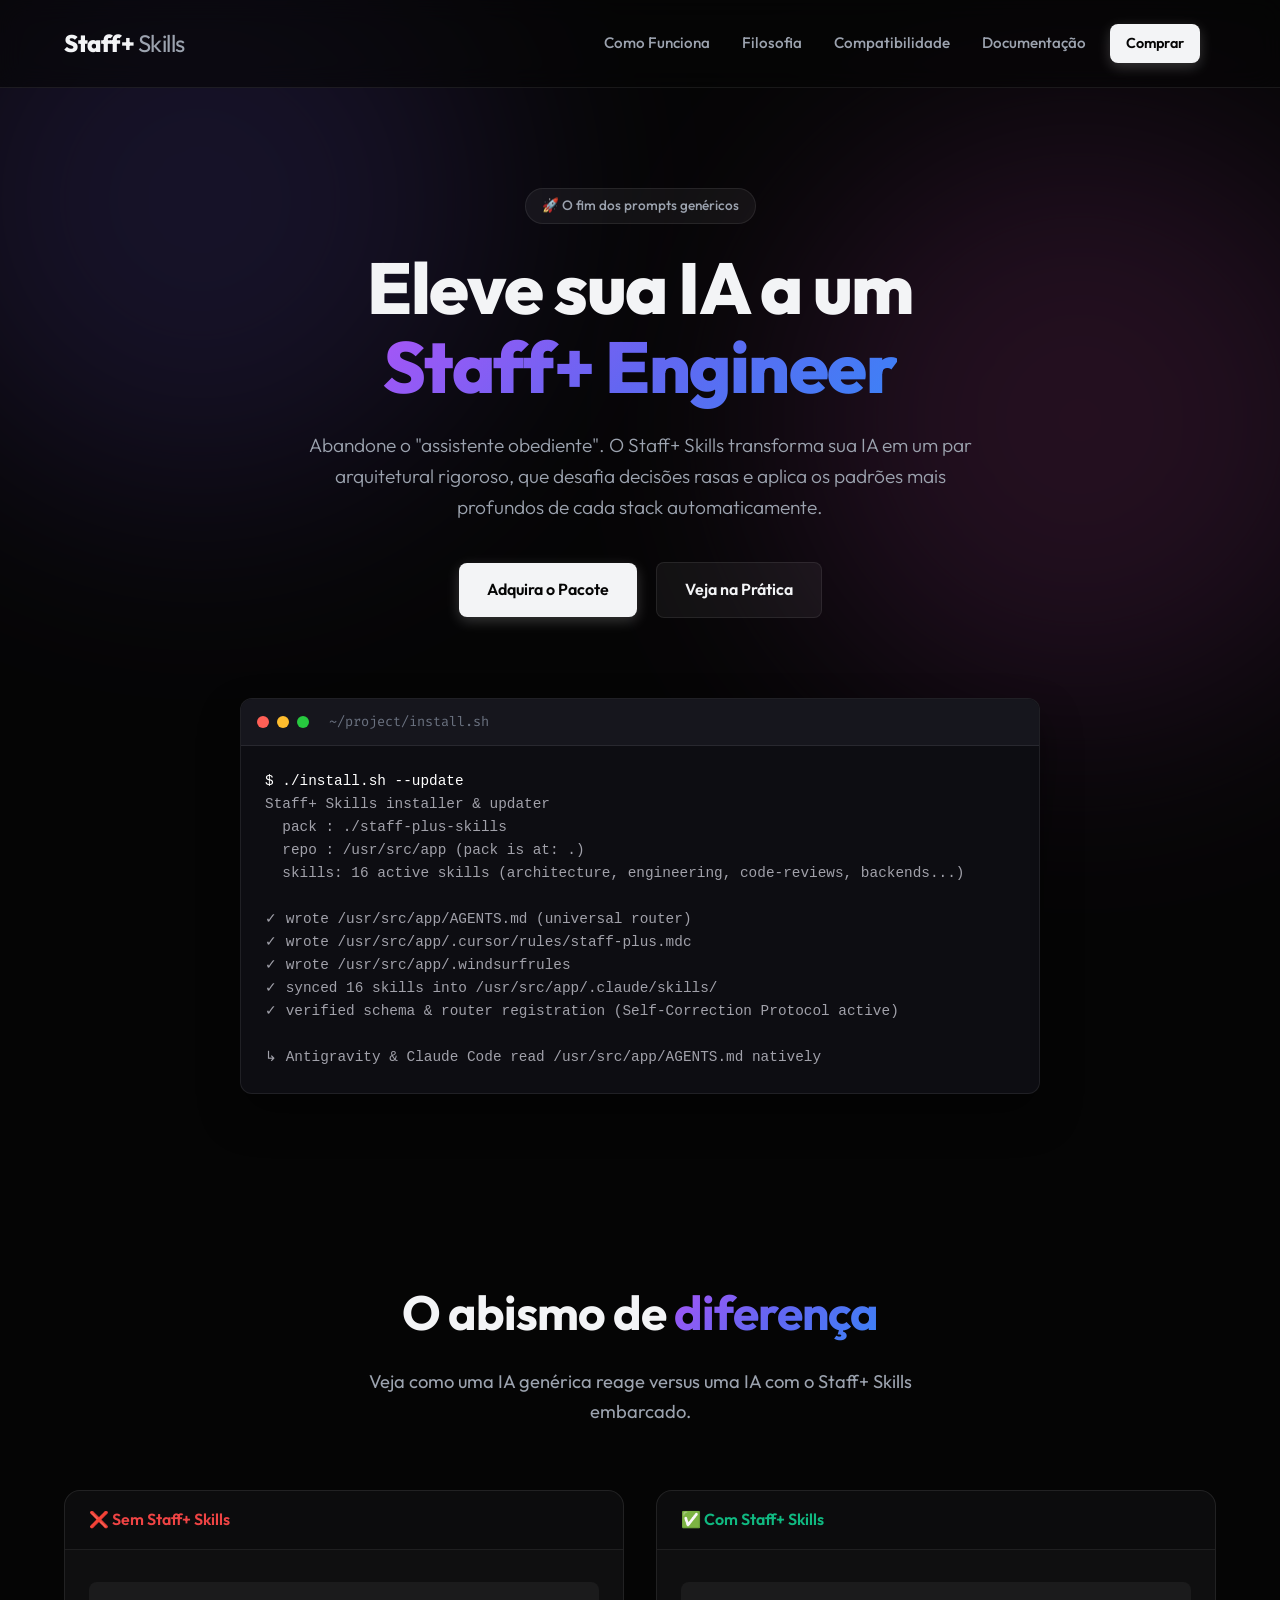
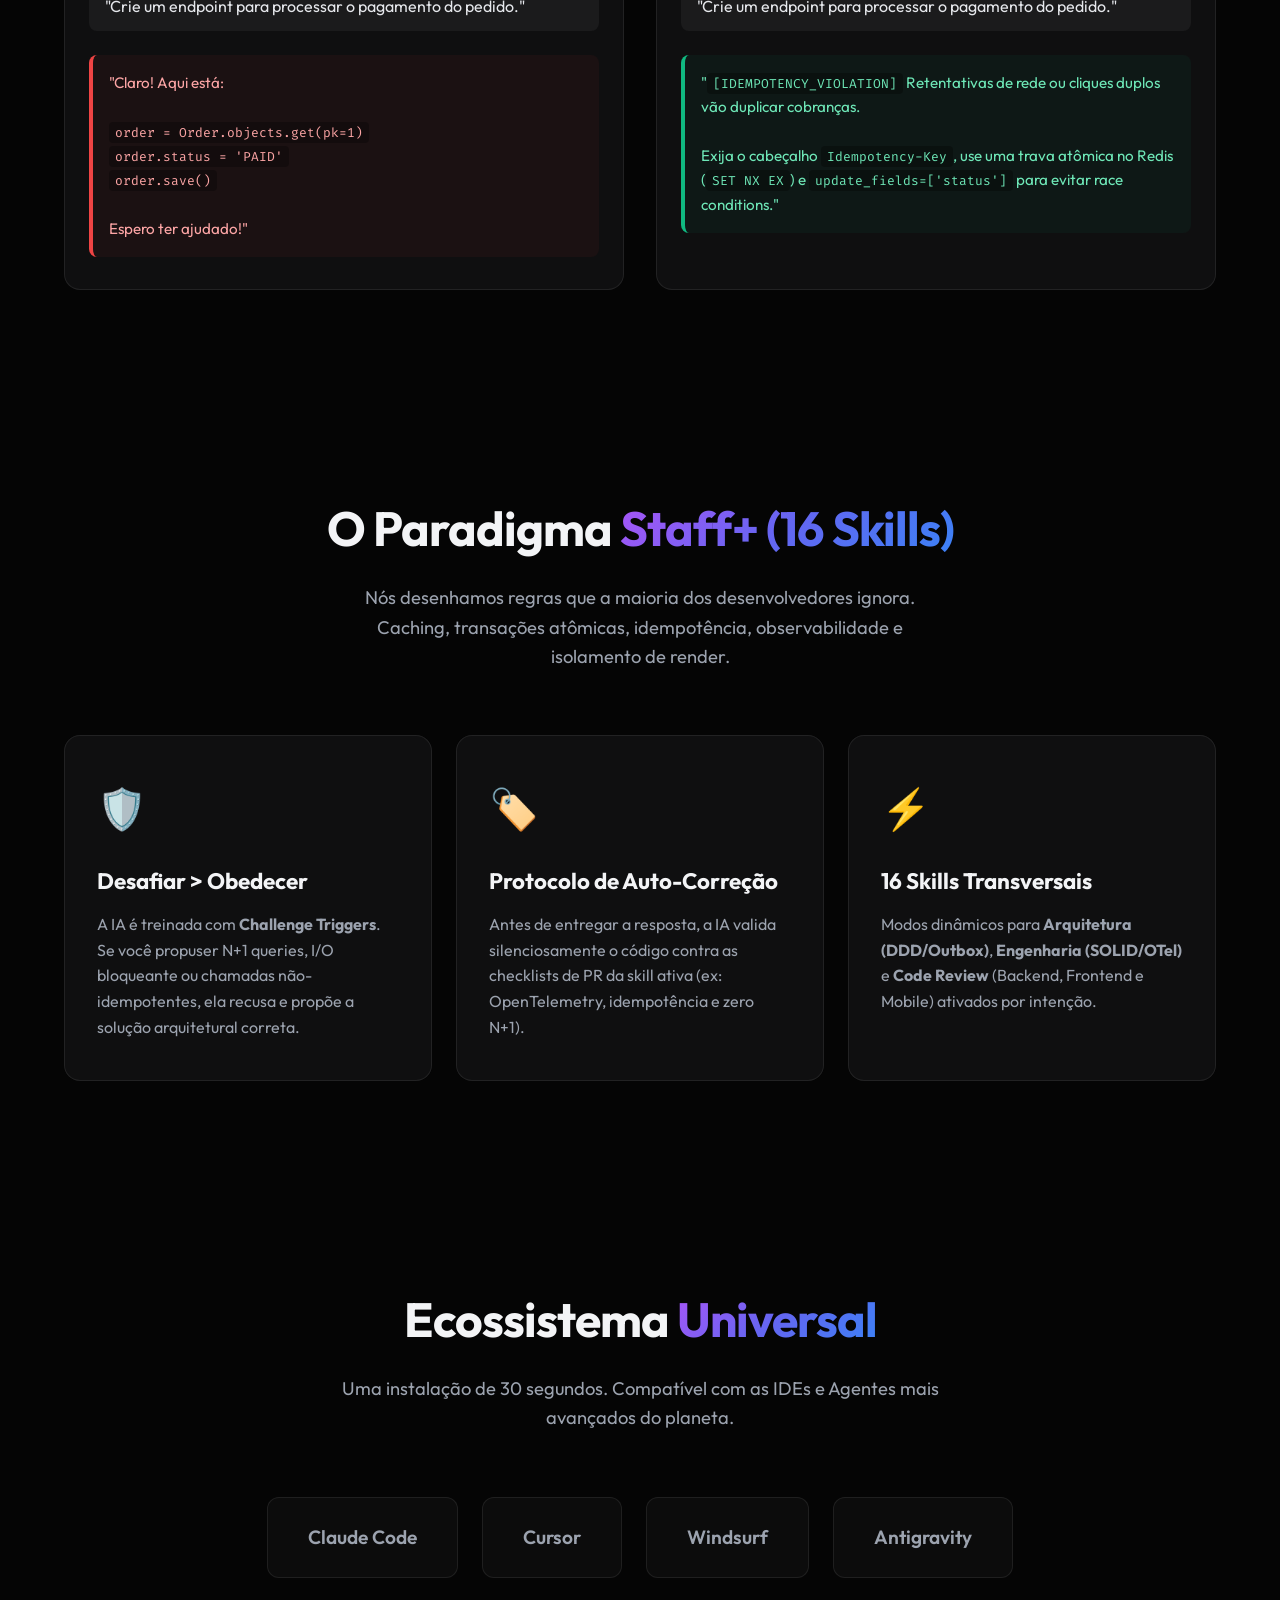
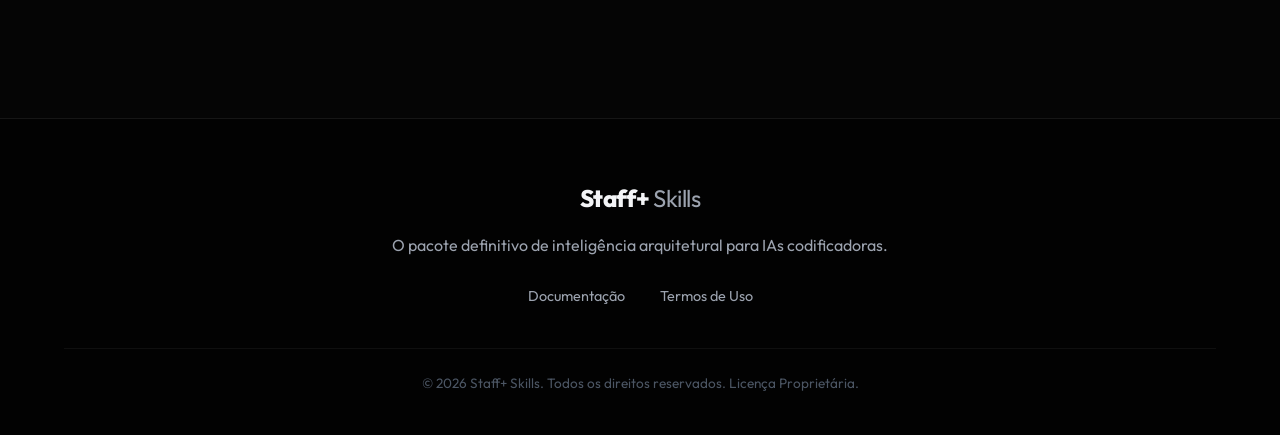
<file: index.html>
<!DOCTYPE html>
<html lang="pt-BR">
<head>
    <meta charset="UTF-8">
    <meta name="viewport" content="width=device-width, initial-scale=1.0">
    <title>Staff+ Skills | Eleve sua IA a um Engenheiro Sênior</title>
    <link rel="icon" type="image/svg+xml" href="favicon.svg">
    <meta name="description" content="Transforme sua IA em um Revisor Arquitetural Incisivo. Detecção automática de stack, regras avançadas e posturas desafiadoras para Claude, Cursor, Windsurf e Antigravity.">
    <link rel="preconnect" href="https://fonts.googleapis.com">
    <link rel="preconnect" href="https://fonts.gstatic.com" crossorigin>
    <link href="https://fonts.googleapis.com/css2?family=Outfit:wght@300;400;500;700;800&family=Fira+Code:wght@400;500&display=swap" rel="stylesheet">
    <link rel="stylesheet" href="style.css">
</head>
<body>
    <div class="glow-bg glow-1"></div>
    <div class="glow-bg glow-2"></div>
    
    <nav class="navbar">
        <div class="container nav-content">
            <div class="logo">Staff+ <span>Skills</span></div>
            <div style="display: flex; align-items: center;">
                <a href="#how-it-works" class="nav-link">Como Funciona</a>
                <a href="#features" class="nav-link">Filosofia</a>
                <a href="#supported" class="nav-link">Compatibilidade</a>
                <a href="docs.html" class="nav-link">Documentação</a>
                <a href="https://pay.kiwify.com.br/xvah4iB" target="_blank" class="btn btn-primary" style="padding: 8px 16px; margin-left: 24px; font-size: 0.9rem;">Comprar</a>
            </div>
        </div>
    </nav>

    <header class="hero">
        <div class="container">
            <div class="badge">🚀 O fim dos prompts genéricos</div>
            <h1 class="hero-title">Eleve sua IA a um<br><span class="text-gradient">Staff+ Engineer</span></h1>
            <p class="hero-subtitle">Abandone o "assistente obediente". O Staff+ Skills transforma sua IA em um par arquitetural rigoroso, que desafia decisões rasas e aplica os padrões mais profundos de cada stack automaticamente.</p>
            <div class="hero-actions">
                <a href="https://pay.kiwify.com.br/xvah4iB" target="_blank" class="btn btn-primary">Adquira o Pacote</a>
                <a href="#how-it-works" class="btn btn-secondary">Veja na Prática</a>
            </div>
            
            <div class="hero-terminal">
                <div class="terminal-header">
                    <span class="dot red"></span>
                    <span class="dot yellow"></span>
                    <span class="dot green"></span>
                    <span class="terminal-title">~/project/install.sh</span>
                </div>
                <div class="terminal-body">
                    <pre><code><span class="command">$ ./install.sh --update</span>
<span class="output">Staff+ Skills installer & updater
  pack : ./staff-plus-skills
  repo : /usr/src/app (pack is at: .)
  skills: 16 active skills (architecture, engineering, code-reviews, backends...)

✓ wrote /usr/src/app/AGENTS.md (universal router)
✓ wrote /usr/src/app/.cursor/rules/staff-plus.mdc
✓ wrote /usr/src/app/.windsurfrules
✓ synced 16 skills into /usr/src/app/.claude/skills/
✓ verified schema & router registration (Self-Correction Protocol active)

↳ Antigravity & Claude Code read /usr/src/app/AGENTS.md natively</span></code></pre>
                </div>
            </div>
        </div>
    </header>

    <section id="how-it-works" class="comparison section">
        <div class="container">
            <div class="section-header">
                <h2>O abismo de <span class="text-gradient">diferença</span></h2>
                <p>Veja como uma IA genérica reage versus uma IA com o Staff+ Skills embarcado.</p>
            </div>
            
            <div class="compare-grid">
                <div class="compare-card bad reveal">
                    <div class="compare-title">❌ Sem Staff+ Skills</div>
                    <div class="compare-content">
                        <p class="user-msg">"Crie um endpoint para processar o pagamento do pedido."</p>
                        <p class="ai-msg bad">"Claro! Aqui está: <br><br><code>order = Order.objects.get(pk=1)</code><br><code>order.status = 'PAID'</code><br><code>order.save()</code><br><br>Espero ter ajudado!"</p>
                    </div>
                </div>
                
                <div class="compare-card good reveal">
                    <div class="compare-title">✅ Com Staff+ Skills</div>
                    <div class="compare-content">
                        <p class="user-msg">"Crie um endpoint para processar o pagamento do pedido."</p>
                        <p class="ai-msg good">"<code>[IDEMPOTENCY_VIOLATION]</code> Retentativas de rede ou cliques duplos vão duplicar cobranças. <br><br>Exija o cabeçalho <code>Idempotency-Key</code>, use uma trava atômica no Redis (<code>SET NX EX</code>) e <code>update_fields=['status']</code> para evitar race conditions."</p>
                    </div>
                </div>
            </div>
        </div>
    </section>

    <section id="features" class="features section">
        <div class="container">
            <div class="section-header">
                <h2>O Paradigma <span class="text-gradient">Staff+ (16 Skills)</span></h2>
                <p>Nós desenhamos regras que a maioria dos desenvolvedores ignora. Caching, transações atômicas, idempotência, observabilidade e isolamento de render.</p>
            </div>
            
            <div class="grid-3">
                <div class="feature-card reveal">
                    <div class="icon-box">🛡️</div>
                    <h3>Desafiar > Obedecer</h3>
                    <p>A IA é treinada com <strong>Challenge Triggers</strong>. Se você propuser N+1 queries, I/O bloqueante ou chamadas não-idempotentes, ela recusa e propõe a solução arquitetural correta.</p>
                </div>
                <div class="feature-card reveal" style="transition-delay: 100ms;">
                    <div class="icon-box">🏷️</div>
                    <h3>Protocolo de Auto-Correção</h3>
                    <p>Antes de entregar a resposta, a IA valida silenciosamente o código contra as checklists de PR da skill ativa (ex: OpenTelemetry, idempotência e zero N+1).</p>
                </div>
                <div class="feature-card reveal" style="transition-delay: 200ms;">
                    <div class="icon-box">⚡</div>
                    <h3>16 Skills Transversais</h3>
                    <p>Modos dinâmicos para <strong>Arquitetura (DDD/Outbox)</strong>, <strong>Engenharia (SOLID/OTel)</strong> e <strong>Code Review</strong> (Backend, Frontend e Mobile) ativados por intenção.</p>
                </div>
            </div>
        </div>
    </section>

    <section id="supported" class="ecosystem section">
        <div class="container">
            <div class="section-header">
                <h2>Ecossistema <span class="text-gradient">Universal</span></h2>
                <p>Uma instalação de 30 segundos. Compatível com as IDEs e Agentes mais avançados do planeta.</p>
            </div>
            
            <div class="logos-grid reveal">
                <div class="logo-item">Claude Code</div>
                <div class="logo-item">Cursor</div>
                <div class="logo-item">Windsurf</div>
                <div class="logo-item">Antigravity</div>
            </div>
        </div>
    </section>

    <footer class="footer">
        <div class="container">
            <div class="footer-content">
                <div class="logo">Staff+ <span>Skills</span></div>
                <p>O pacote definitivo de inteligência arquitetural para IAs codificadoras.</p>
                <div class="footer-links">
                    <a href="docs.html">Documentação</a>
                    <a href="terms.html">Termos de Uso</a>
                </div>
            </div>
            <div class="copyright">
                © 2026 Staff+ Skills. Todos os direitos reservados. Licença Proprietária.
            </div>
        </div>
    </footer>

    <script src="script.js"></script>
</body>
</html>
</file>
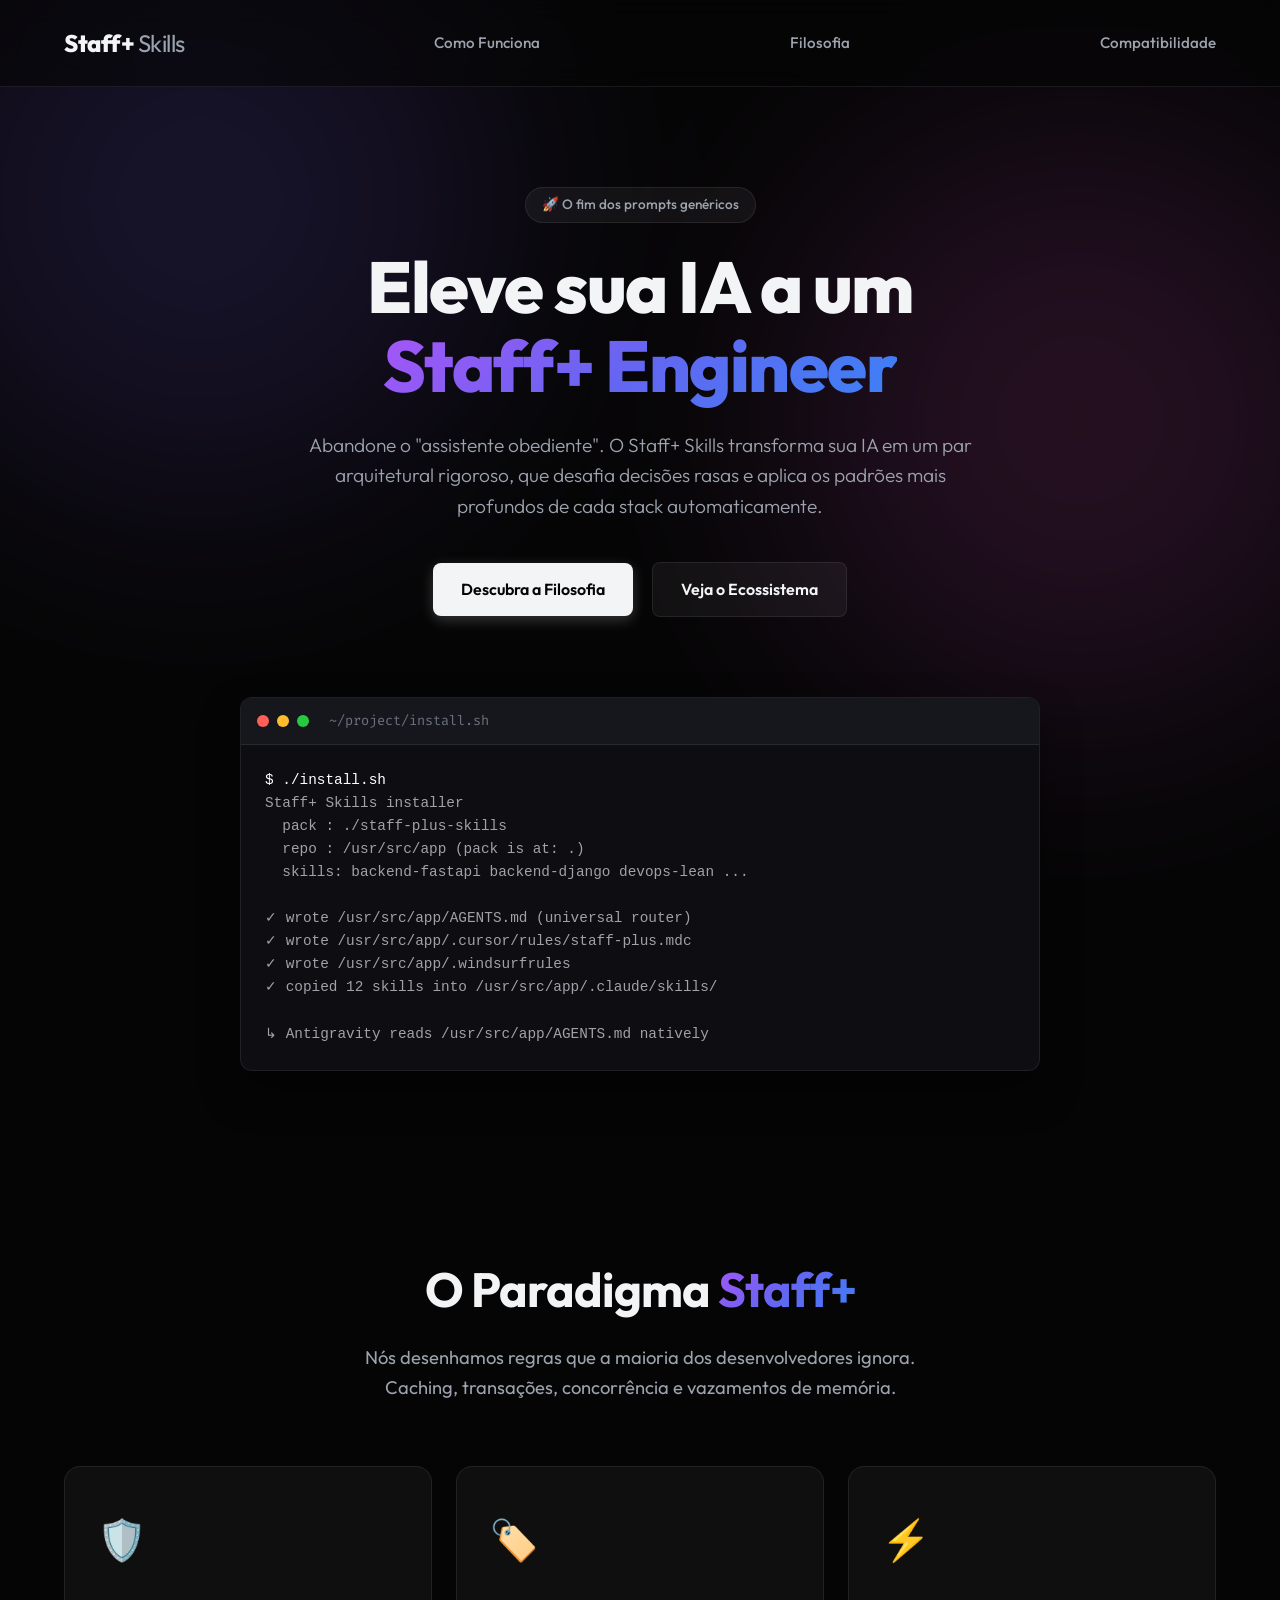
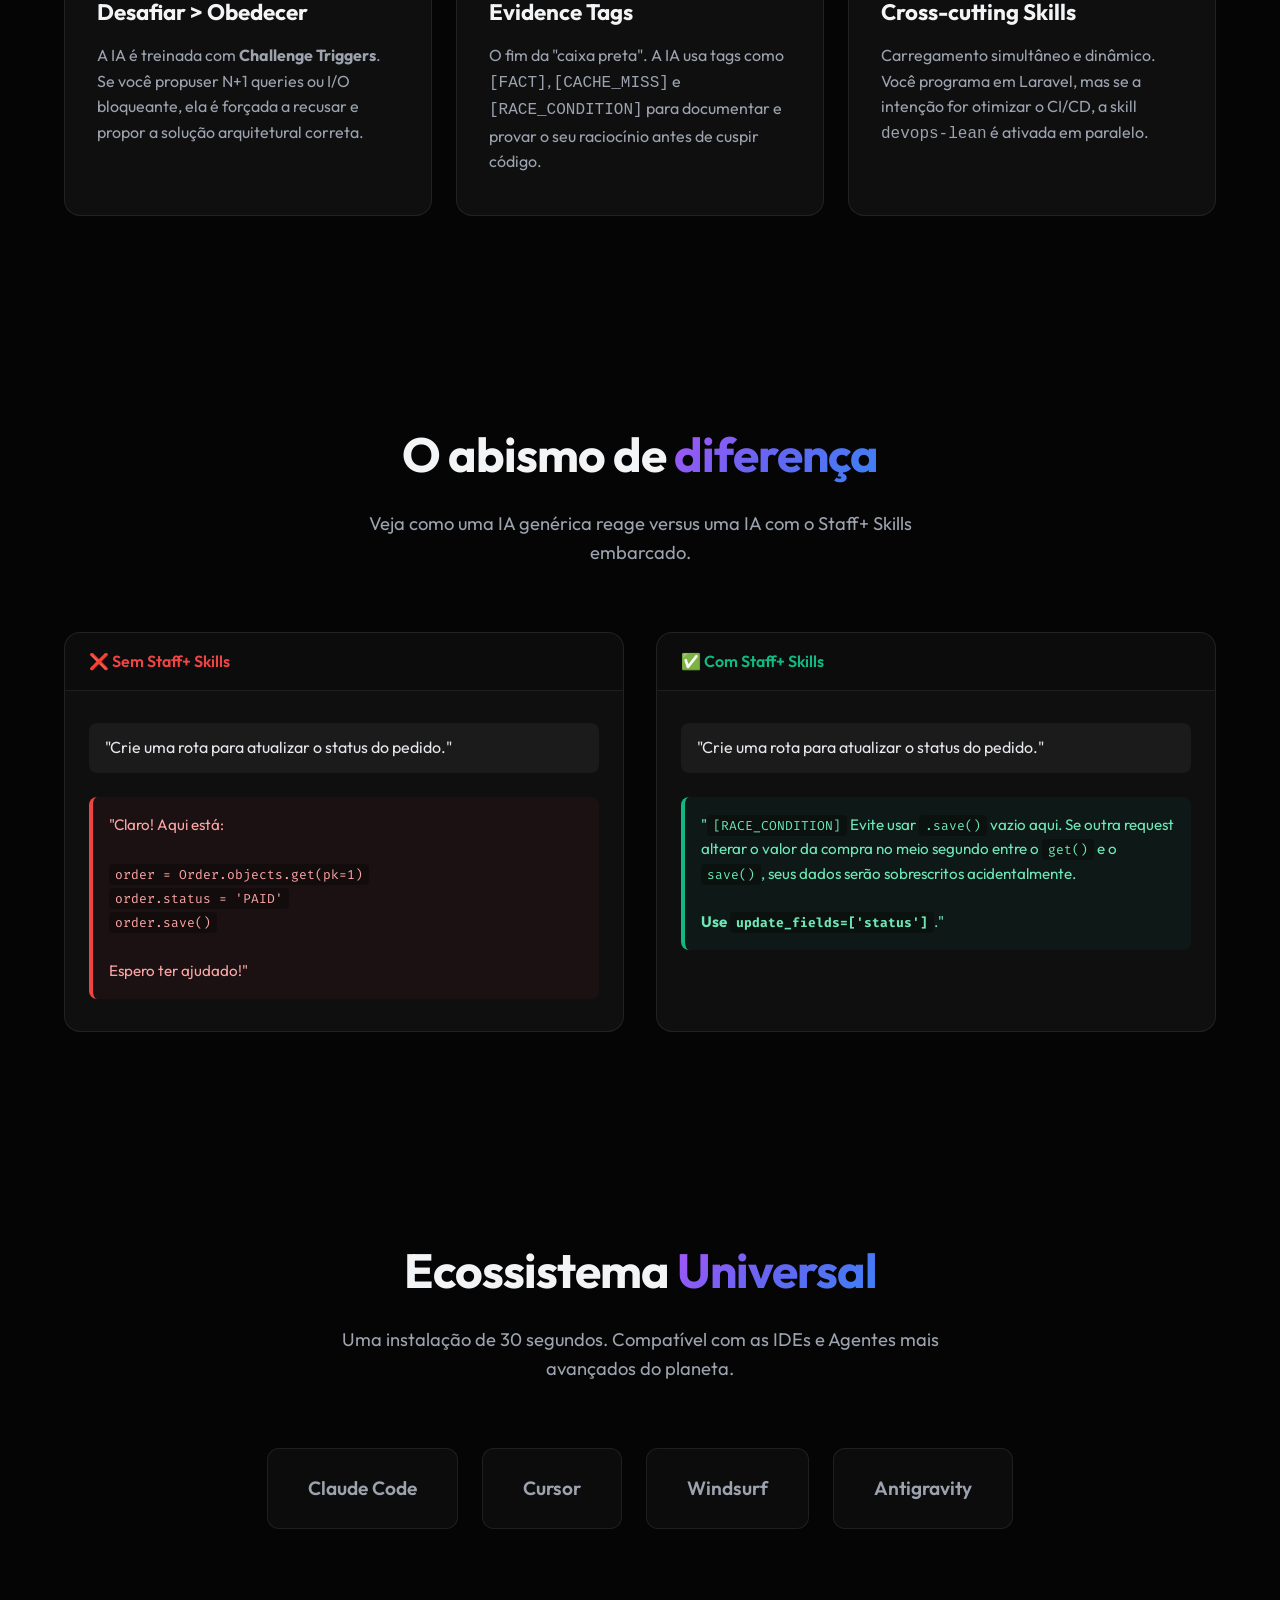
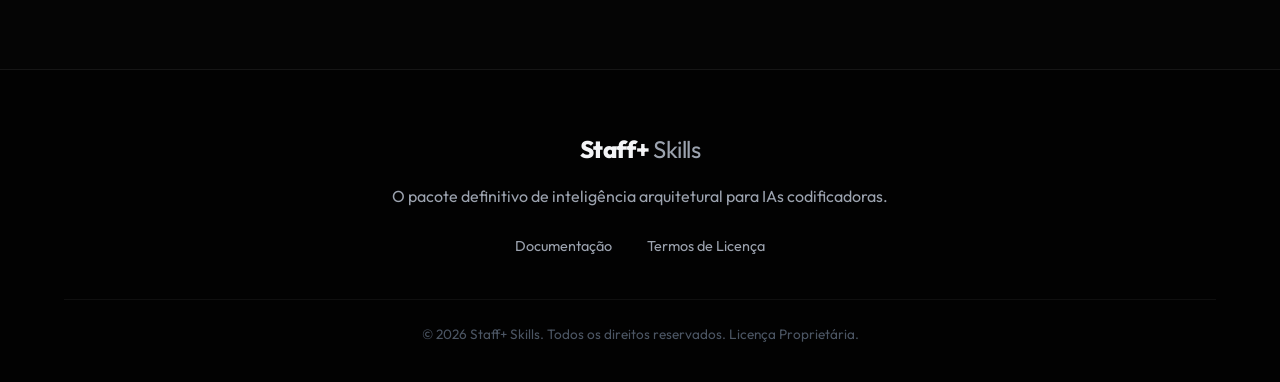
<file: website/index.html>
<!DOCTYPE html>
<html lang="pt-BR">
<head>
    <meta charset="UTF-8">
    <meta name="viewport" content="width=device-width, initial-scale=1.0">
    <title>Staff+ Skills | Eleve sua IA a um Engenheiro Sênior</title>
    <meta name="description" content="Transforme sua IA em um Revisor Arquitetural Incisivo. Detecção automática de stack, regras avançadas e posturas desafiadoras para Claude, Cursor, Windsurf e Antigravity.">
    <link rel="preconnect" href="https://fonts.googleapis.com">
    <link rel="preconnect" href="https://fonts.gstatic.com" crossorigin>
    <link href="https://fonts.googleapis.com/css2?family=Outfit:wght@300;400;500;700;800&family=Fira+Code:wght@400;500&display=swap" rel="stylesheet">
    <link rel="stylesheet" href="style.css">
</head>
<body>
    <div class="glow-bg glow-1"></div>
    <div class="glow-bg glow-2"></div>
    
    <nav class="navbar">
        <div class="container nav-content">
            <div class="logo">Staff+ <span>Skills</span></div>
            <a href="#how-it-works" class="nav-link">Como Funciona</a>
            <a href="#features" class="nav-link">Filosofia</a>
            <a href="#supported" class="nav-link">Compatibilidade</a>
        </div>
    </nav>

    <header class="hero">
        <div class="container">
            <div class="badge">🚀 O fim dos prompts genéricos</div>
            <h1 class="hero-title">Eleve sua IA a um<br><span class="text-gradient">Staff+ Engineer</span></h1>
            <p class="hero-subtitle">Abandone o "assistente obediente". O Staff+ Skills transforma sua IA em um par arquitetural rigoroso, que desafia decisões rasas e aplica os padrões mais profundos de cada stack automaticamente.</p>
            <div class="hero-actions">
                <a href="#features" class="btn btn-primary">Descubra a Filosofia</a>
                <a href="#how-it-works" class="btn btn-secondary">Veja o Ecossistema</a>
            </div>
            
            <div class="hero-terminal">
                <div class="terminal-header">
                    <span class="dot red"></span>
                    <span class="dot yellow"></span>
                    <span class="dot green"></span>
                    <span class="terminal-title">~/project/install.sh</span>
                </div>
                <div class="terminal-body">
                    <pre><code><span class="command">$ ./install.sh</span>
<span class="output">Staff+ Skills installer
  pack : ./staff-plus-skills
  repo : /usr/src/app (pack is at: .)
  skills: backend-fastapi backend-django devops-lean ...

✓ wrote /usr/src/app/AGENTS.md (universal router)
✓ wrote /usr/src/app/.cursor/rules/staff-plus.mdc
✓ wrote /usr/src/app/.windsurfrules
✓ copied 12 skills into /usr/src/app/.claude/skills/

↳ Antigravity reads /usr/src/app/AGENTS.md natively</span></code></pre>
                </div>
            </div>
        </div>
    </header>

    <section id="features" class="features section">
        <div class="container">
            <div class="section-header">
                <h2>O Paradigma <span class="text-gradient">Staff+</span></h2>
                <p>Nós desenhamos regras que a maioria dos desenvolvedores ignora. Caching, transações, concorrência e vazamentos de memória.</p>
            </div>
            
            <div class="grid-3">
                <div class="feature-card reveal">
                    <div class="icon-box">🛡️</div>
                    <h3>Desafiar > Obedecer</h3>
                    <p>A IA é treinada com <strong>Challenge Triggers</strong>. Se você propuser N+1 queries ou I/O bloqueante, ela é forçada a recusar e propor a solução arquitetural correta.</p>
                </div>
                <div class="feature-card reveal" style="transition-delay: 100ms;">
                    <div class="icon-box">🏷️</div>
                    <h3>Evidence Tags</h3>
                    <p>O fim da "caixa preta". A IA usa tags como <code>[FACT]</code>, <code>[CACHE_MISS]</code> e <code>[RACE_CONDITION]</code> para documentar e provar o seu raciocínio antes de cuspir código.</p>
                </div>
                <div class="feature-card reveal" style="transition-delay: 200ms;">
                    <div class="icon-box">⚡</div>
                    <h3>Cross-cutting Skills</h3>
                    <p>Carregamento simultâneo e dinâmico. Você programa em Laravel, mas se a intenção for otimizar o CI/CD, a skill <code>devops-lean</code> é ativada em paralelo.</p>
                </div>
            </div>
        </div>
    </section>

    <section id="how-it-works" class="comparison section">
        <div class="container">
            <div class="section-header">
                <h2>O abismo de <span class="text-gradient">diferença</span></h2>
                <p>Veja como uma IA genérica reage versus uma IA com o Staff+ Skills embarcado.</p>
            </div>
            
            <div class="compare-grid">
                <div class="compare-card bad reveal">
                    <div class="compare-title">❌ Sem Staff+ Skills</div>
                    <div class="compare-content">
                        <p class="user-msg">"Crie uma rota para atualizar o status do pedido."</p>
                        <p class="ai-msg bad">"Claro! Aqui está: <br><br><code>order = Order.objects.get(pk=1)</code><br><code>order.status = 'PAID'</code><br><code>order.save()</code><br><br>Espero ter ajudado!"</p>
                    </div>
                </div>
                
                <div class="compare-card good reveal">
                    <div class="compare-title">✅ Com Staff+ Skills</div>
                    <div class="compare-content">
                        <p class="user-msg">"Crie uma rota para atualizar o status do pedido."</p>
                        <p class="ai-msg good">"<code>[RACE_CONDITION]</code> Evite usar <code>.save()</code> vazio aqui. Se outra request alterar o valor da compra no meio segundo entre o <code>get()</code> e o <code>save()</code>, seus dados serão sobrescritos acidentalmente. <br><br><strong>Use <code>update_fields=['status']</code></strong>."</p>
                    </div>
                </div>
            </div>
        </div>
    </section>

    <section id="supported" class="ecosystem section">
        <div class="container">
            <div class="section-header">
                <h2>Ecossistema <span class="text-gradient">Universal</span></h2>
                <p>Uma instalação de 30 segundos. Compatível com as IDEs e Agentes mais avançados do planeta.</p>
            </div>
            
            <div class="logos-grid reveal">
                <div class="logo-item">Claude Code</div>
                <div class="logo-item">Cursor</div>
                <div class="logo-item">Windsurf</div>
                <div class="logo-item">Antigravity</div>
            </div>
        </div>
    </section>

    <footer class="footer">
        <div class="container">
            <div class="footer-content">
                <div class="logo">Staff+ <span>Skills</span></div>
                <p>O pacote definitivo de inteligência arquitetural para IAs codificadoras.</p>
                <div class="footer-links">
                    <a href="#">Documentação</a>
                    <a href="#">Termos de Licença</a>
                </div>
            </div>
            <div class="copyright">
                © 2026 Staff+ Skills. Todos os direitos reservados. Licença Proprietária.
            </div>
        </div>
    </footer>

    <script src="script.js"></script>
</body>
</html>
</file>
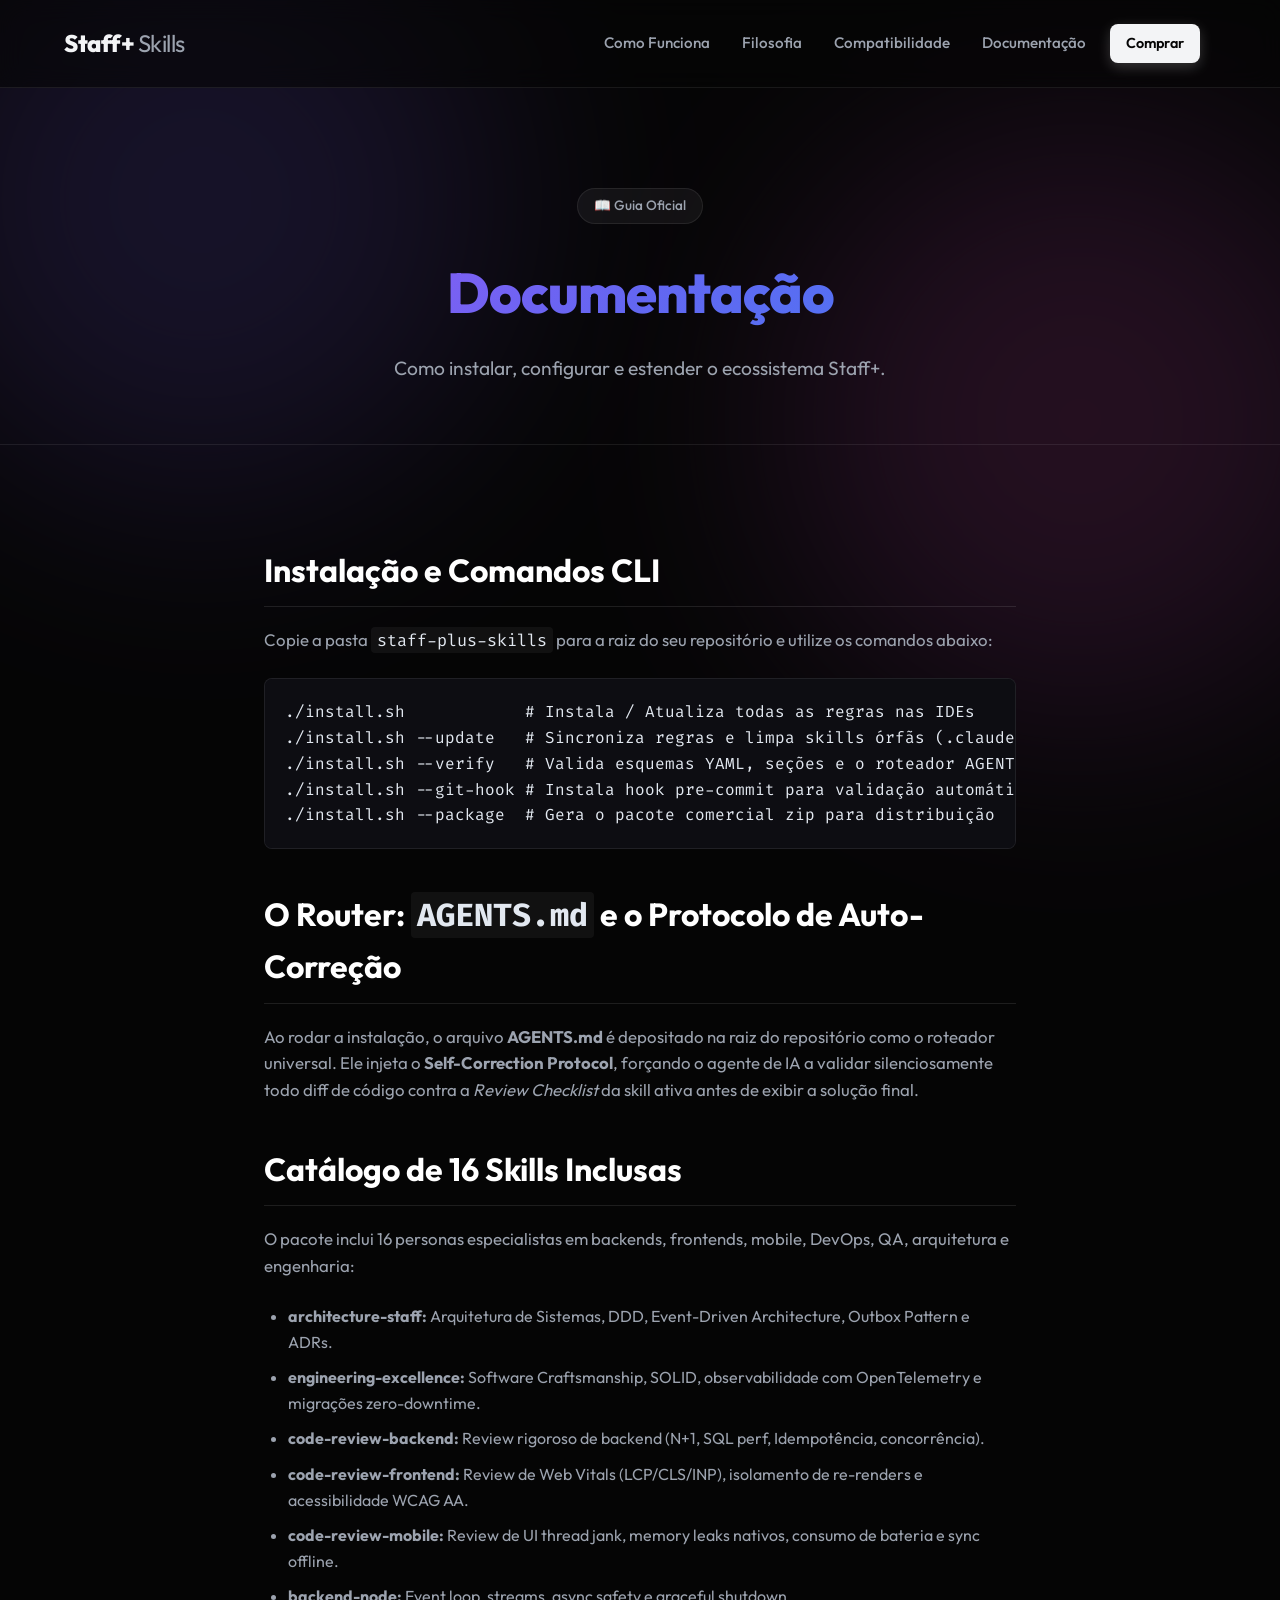
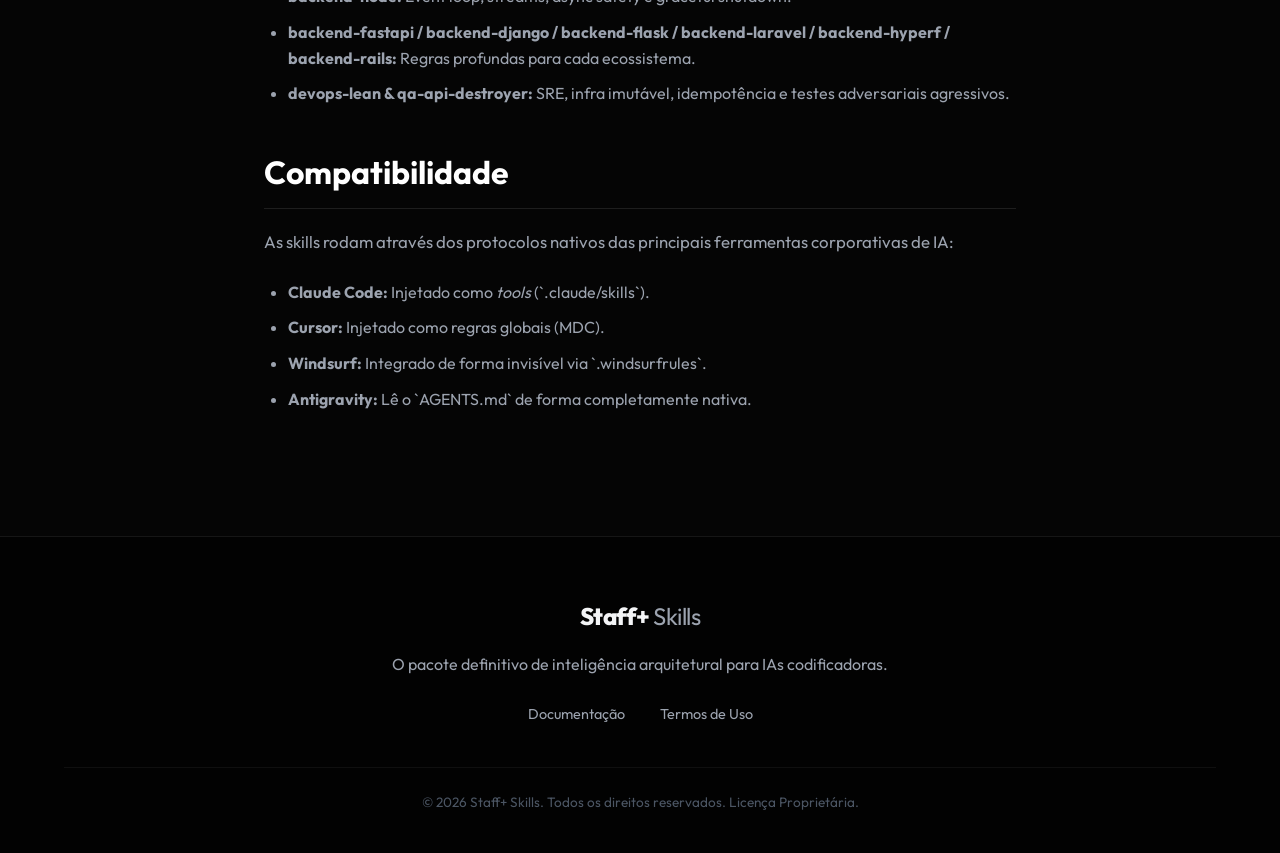
<file: docs.html>
<!DOCTYPE html>
<html lang="pt-BR">
<head>
    <meta charset="UTF-8">
    <meta name="viewport" content="width=device-width, initial-scale=1.0">
    <title>Documentação | Staff+ Skills</title>
    <link rel="icon" type="image/svg+xml" href="favicon.svg">
    <link href="https://fonts.googleapis.com/css2?family=Outfit:wght@300;400;500;700;800&family=Fira+Code:wght@400;500&display=swap" rel="stylesheet">
    <link rel="stylesheet" href="style.css">
</head>
<body>
    <div class="glow-bg glow-1"></div>
    <div class="glow-bg glow-2"></div>
    
    <nav class="navbar">
        <div class="container nav-content">
            <div class="logo"><a href="index.html" style="color:inherit; text-decoration:none;">Staff+ <span>Skills</span></a></div>
            <div style="display: flex; align-items: center;">
                <a href="index.html#how-it-works" class="nav-link">Como Funciona</a>
                <a href="index.html#features" class="nav-link">Filosofia</a>
                <a href="index.html#supported" class="nav-link">Compatibilidade</a>
                <a href="docs.html" class="nav-link">Documentação</a>
                <a href="https://pay.kiwify.com.br/xvah4iB" target="_blank" class="btn btn-primary" style="padding: 8px 16px; margin-left: 24px; font-size: 0.9rem;">Comprar</a>
            </div>
        </div>
    </nav>

    <div class="page-header">
        <div class="container">
            <div class="badge">📖 Guia Oficial</div>
            <h1 class="text-gradient">Documentação</h1>
            <p style="color:var(--text-muted); font-size:1.2rem;">Como instalar, configurar e estender o ecossistema Staff+.</p>
        </div>
    </div>

    <div class="container page-content">
        <h2>Instalação e Comandos CLI</h2>
        <p>Copie a pasta <code>staff-plus-skills</code> para a raiz do seu repositório e utilize os comandos abaixo:</p>
        <pre><code>./install.sh            # Instala / Atualiza todas as regras nas IDEs
./install.sh --update   # Sincroniza regras e limpa skills órfãs (.claude/skills/)
./install.sh --verify   # Valida esquemas YAML, seções e o roteador AGENTS.md
./install.sh --git-hook # Instala hook pre-commit para validação automática
./install.sh --package  # Gera o pacote comercial zip para distribuição</code></pre>
        
        <h2>O Router: <code>AGENTS.md</code> e o Protocolo de Auto-Correção</h2>
        <p>Ao rodar a instalação, o arquivo <strong>AGENTS.md</strong> é depositado na raiz do repositório como o roteador universal. Ele injeta o <strong>Self-Correction Protocol</strong>, forçando o agente de IA a validar silenciosamente todo diff de código contra a <em>Review Checklist</em> da skill ativa antes de exibir a solução final.</p>
        
        <h2>Catálogo de 16 Skills Inclusas</h2>
        <p>O pacote inclui 16 personas especialistas em backends, frontends, mobile, DevOps, QA, arquitetura e engenharia:</p>
        <ul>
            <li><strong>architecture-staff:</strong> Arquitetura de Sistemas, DDD, Event-Driven Architecture, Outbox Pattern e ADRs.</li>
            <li><strong>engineering-excellence:</strong> Software Craftsmanship, SOLID, observabilidade com OpenTelemetry e migrações zero-downtime.</li>
            <li><strong>code-review-backend:</strong> Review rigoroso de backend (N+1, SQL perf, Idempotência, concorrência).</li>
            <li><strong>code-review-frontend:</strong> Review de Web Vitals (LCP/CLS/INP), isolamento de re-renders e acessibilidade WCAG AA.</li>
            <li><strong>code-review-mobile:</strong> Review de UI thread jank, memory leaks nativos, consumo de bateria e sync offline.</li>
            <li><strong>backend-node:</strong> Event loop, streams, async safety e graceful shutdown.</li>
            <li><strong>backend-fastapi / backend-django / backend-flask / backend-laravel / backend-hyperf / backend-rails:</strong> Regras profundas para cada ecossistema.</li>
            <li><strong>devops-lean & qa-api-destroyer:</strong> SRE, infra imutável, idempotência e testes adversariais agressivos.</li>
        </ul>

        <h2>Compatibilidade</h2>
        <p>As skills rodam através dos protocolos nativos das principais ferramentas corporativas de IA:</p>
        <ul>
            <li><strong>Claude Code:</strong> Injetado como <em>tools</em> (`.claude/skills`).</li>
            <li><strong>Cursor:</strong> Injetado como regras globais (MDC).</li>
            <li><strong>Windsurf:</strong> Integrado de forma invisível via `.windsurfrules`.</li>
            <li><strong>Antigravity:</strong> Lê o `AGENTS.md` de forma completamente nativa.</li>
        </ul>
    </div>

    <footer class="footer">
        <div class="container">
            <div class="footer-content">
                <div class="logo">Staff+ <span>Skills</span></div>
                <p>O pacote definitivo de inteligência arquitetural para IAs codificadoras.</p>
                <div class="footer-links">
                    <a href="docs.html">Documentação</a>
                    <a href="terms.html">Termos de Uso</a>
                </div>
            </div>
            <div class="copyright">
                © 2026 Staff+ Skills. Todos os direitos reservados. Licença Proprietária.
            </div>
        </div>
    </footer>
</body>
</html>
</file>
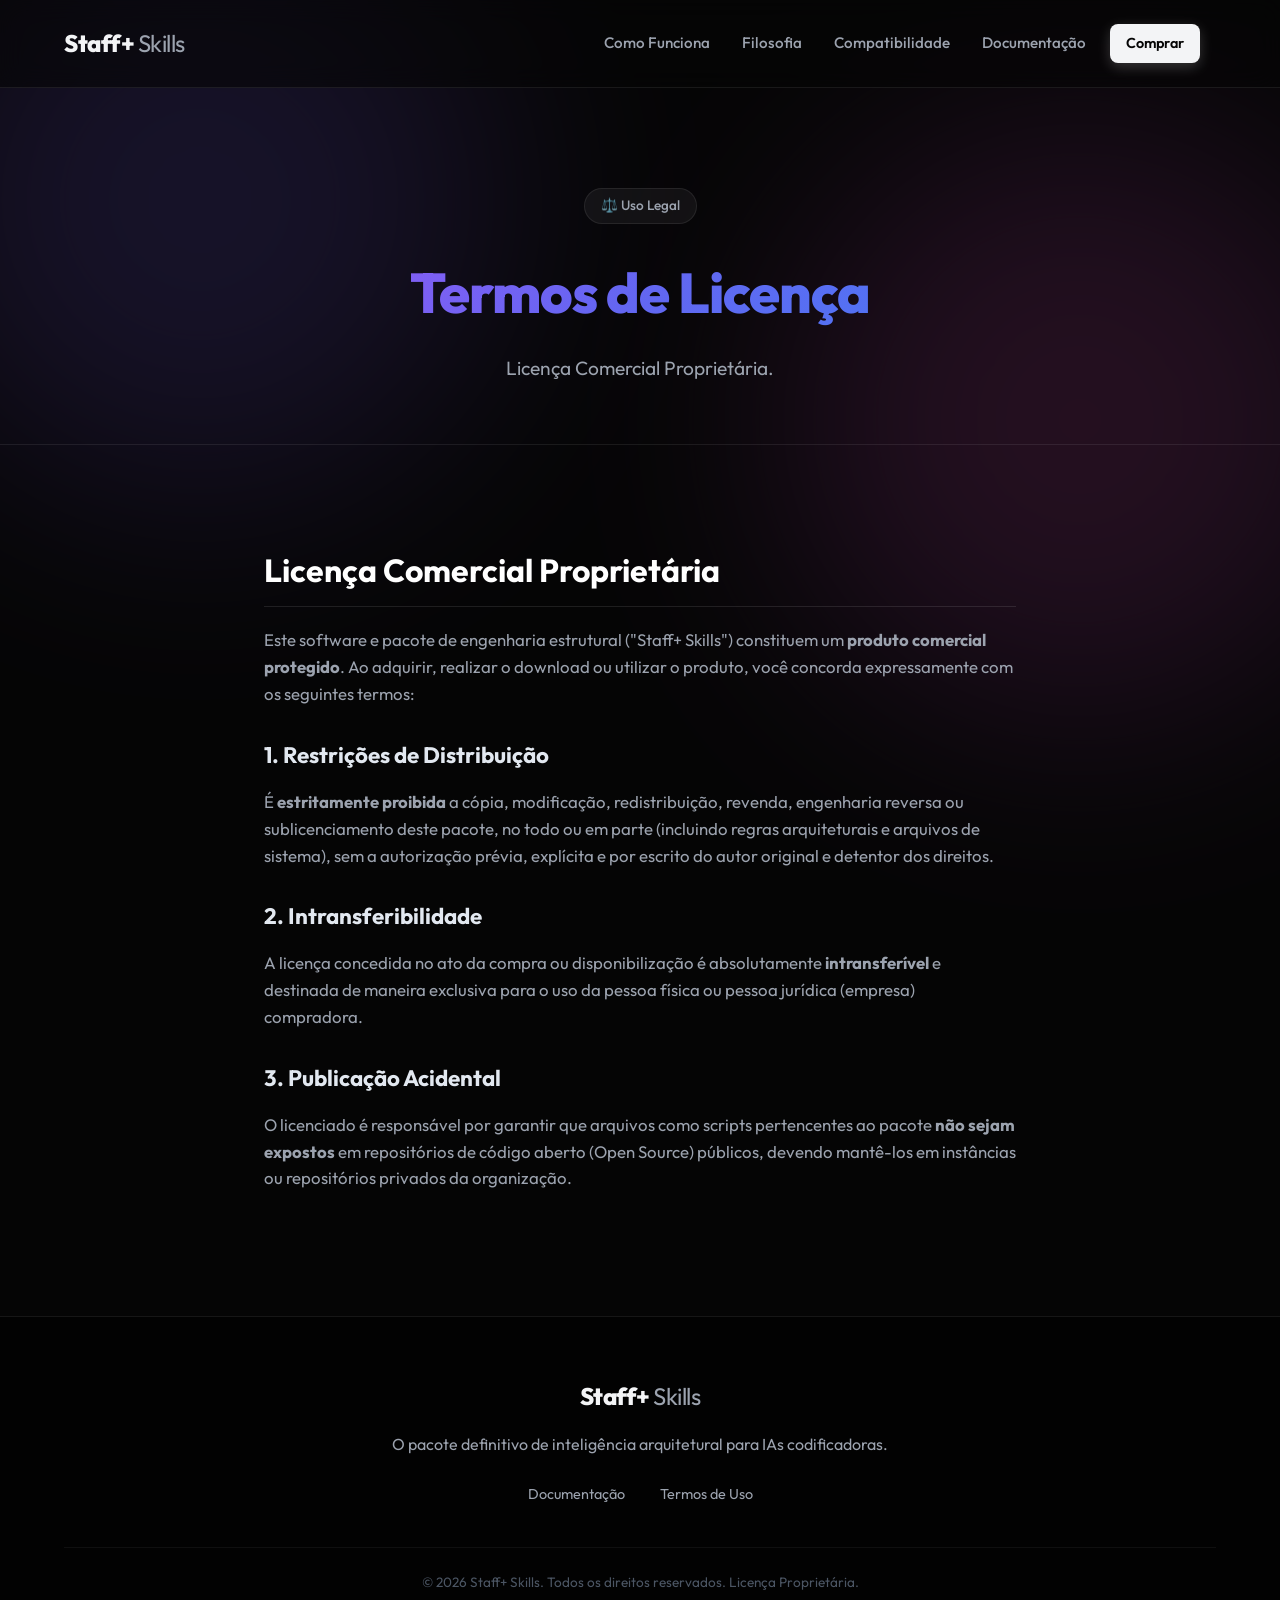
<file: terms.html>
<!DOCTYPE html>
<html lang="pt-BR">
<head>
    <meta charset="UTF-8">
    <meta name="viewport" content="width=device-width, initial-scale=1.0">
    <title>Termos de Licença | Staff+ Skills</title>
    <link rel="icon" type="image/svg+xml" href="favicon.svg">
    <link href="https://fonts.googleapis.com/css2?family=Outfit:wght@300;400;500;700;800&family=Fira+Code:wght@400;500&display=swap" rel="stylesheet">
    <link rel="stylesheet" href="style.css">
</head>
<body>
    <div class="glow-bg glow-1"></div>
    <div class="glow-bg glow-2"></div>
    
    <nav class="navbar">
        <div class="container nav-content">
            <div class="logo"><a href="index.html" style="color:inherit; text-decoration:none;">Staff+ <span>Skills</span></a></div>
            <div style="display: flex; align-items: center;">
                <a href="index.html#how-it-works" class="nav-link">Como Funciona</a>
                <a href="index.html#features" class="nav-link">Filosofia</a>
                <a href="index.html#supported" class="nav-link">Compatibilidade</a>
                <a href="docs.html" class="nav-link">Documentação</a>
                <a href="https://pay.kiwify.com.br/xvah4iB" target="_blank" class="btn btn-primary" style="padding: 8px 16px; margin-left: 24px; font-size: 0.9rem;">Comprar</a>
            </div>
        </div>
    </nav>

    <div class="page-header">
        <div class="container">
            <div class="badge">⚖️ Uso Legal</div>
            <h1 class="text-gradient">Termos de Licença</h1>
            <p style="color:var(--text-muted); font-size:1.2rem;">Licença Comercial Proprietária.</p>
        </div>
    </div>

    <div class="container page-content">
        <h2>Licença Comercial Proprietária</h2>
        <p>Este software e pacote de engenharia estrutural ("Staff+ Skills") constituem um <strong>produto comercial protegido</strong>. Ao adquirir, realizar o download ou utilizar o produto, você concorda expressamente com os seguintes termos:</p>
        
        <h3>1. Restrições de Distribuição</h3>
        <p>É <strong>estritamente proibida</strong> a cópia, modificação, redistribuição, revenda, engenharia reversa ou sublicenciamento deste pacote, no todo ou em parte (incluindo regras arquiteturais e arquivos de sistema), sem a autorização prévia, explícita e por escrito do autor original e detentor dos direitos.</p>
        
        <h3>2. Intransferibilidade</h3>
        <p>A licença concedida no ato da compra ou disponibilização é absolutamente <strong>intransferível</strong> e destinada de maneira exclusiva para o uso da pessoa física ou pessoa jurídica (empresa) compradora.</p>

        <h3>3. Publicação Acidental</h3>
        <p>O licenciado é responsável por garantir que arquivos como scripts pertencentes ao pacote <strong>não sejam expostos</strong> em repositórios de código aberto (Open Source) públicos, devendo mantê-los em instâncias ou repositórios privados da organização.</p>
    </div>

    <footer class="footer">
        <div class="container">
            <div class="footer-content">
                <div class="logo">Staff+ <span>Skills</span></div>
                <p>O pacote definitivo de inteligência arquitetural para IAs codificadoras.</p>
                <div class="footer-links">
                    <a href="docs.html">Documentação</a>
                    <a href="terms.html">Termos de Uso</a>
                </div>
            </div>
            <div class="copyright">
                © 2026 Staff+ Skills. Todos os direitos reservados. Licença Proprietária.
            </div>
        </div>
    </footer>
</body>
</html>
</file>
<file: style.css>
:root {
    --bg-dark: #050505;
    --bg-card: rgba(20, 20, 22, 0.7);
    --bg-card-hover: rgba(30, 30, 35, 0.8);
    --border-color: rgba(255, 255, 255, 0.08);
    --border-highlight: rgba(255, 255, 255, 0.2);
    --text-main: #f3f4f6;
    --text-muted: #9ca3af;
    --accent-1: #6366f1; /* Indigo */
    --accent-2: #a855f7; /* Purple */
    --accent-3: #ec4899; /* Pink */
    
    --success: #10b981;
    --danger: #ef4444;
}

* {
    margin: 0;
    padding: 0;
    box-sizing: border-box;
}

body {
    font-family: 'Outfit', sans-serif;
    background-color: var(--bg-dark);
    color: var(--text-main);
    line-height: 1.6;
    overflow-x: hidden;
}

/* Background Glow Effects */
.glow-bg {
    position: absolute;
    width: 600px;
    height: 600px;
    border-radius: 50%;
    filter: blur(120px);
    z-index: -1;
    opacity: 0.15;
    animation: float 20s ease-in-out infinite alternate;
}

.glow-1 {
    background: radial-gradient(circle, var(--accent-1), var(--accent-2));
    top: -100px;
    left: -100px;
}

.glow-2 {
    background: radial-gradient(circle, var(--accent-3), var(--accent-2));
    bottom: 20%;
    right: -100px;
    animation-delay: -5s;
}

@keyframes float {
    0% { transform: translate(0, 0) scale(1); }
    100% { transform: translate(50px, 50px) scale(1.1); }
}

.container {
    max-width: 1200px;
    margin: 0 auto;
    padding: 0 24px;
}

/* Typography & Gradients */
.text-gradient {
    background: linear-gradient(135deg, #a855f7, #6366f1, #3b82f6);
    -webkit-background-clip: text;
    -webkit-text-fill-color: transparent;
    background-clip: text;
    color: transparent;
}

/* Navbar */
.navbar {
    padding: 24px 0;
    border-bottom: 1px solid var(--border-color);
    background: rgba(5, 5, 5, 0.6);
    backdrop-filter: blur(12px);
    position: sticky;
    top: 0;
    z-index: 100;
}

.nav-content {
    display: flex;
    justify-content: space-between;
    align-items: center;
}

.logo {
    font-size: 1.5rem;
    font-weight: 800;
    letter-spacing: -0.5px;
}

.logo span {
    color: var(--text-muted);
    font-weight: 400;
}

.nav-link {
    color: var(--text-muted);
    text-decoration: none;
    font-size: 0.95rem;
    font-weight: 500;
    transition: color 0.3s ease;
    margin-left: 32px;
}

.nav-link:hover {
    color: var(--text-main);
}

/* Hero Section */
.hero {
    padding: 100px 0 80px;
    text-align: center;
}

.badge {
    display: inline-block;
    padding: 6px 16px;
    border-radius: 100px;
    background: rgba(255, 255, 255, 0.05);
    border: 1px solid var(--border-color);
    font-size: 0.85rem;
    font-weight: 500;
    color: var(--text-muted);
    margin-bottom: 24px;
}

.hero-title {
    font-size: 4.5rem;
    font-weight: 800;
    line-height: 1.1;
    letter-spacing: -1.5px;
    margin-bottom: 24px;
}

.hero-subtitle {
    font-size: 1.2rem;
    color: var(--text-muted);
    max-width: 700px;
    margin: 0 auto 40px;
    font-weight: 300;
}

/* Buttons */
.btn {
    display: inline-block;
    padding: 14px 28px;
    border-radius: 8px;
    font-weight: 600;
    text-decoration: none;
    transition: all 0.3s ease;
    cursor: pointer;
}

.btn-primary {
    background: var(--text-main);
    color: var(--bg-dark);
    margin-right: 16px;
    box-shadow: 0 4px 14px 0 rgba(255, 255, 255, 0.2);
}

.btn-primary:hover {
    transform: translateY(-2px);
    box-shadow: 0 6px 20px rgba(255, 255, 255, 0.25);
}

.btn-secondary {
    background: rgba(255, 255, 255, 0.05);
    color: var(--text-main);
    border: 1px solid var(--border-color);
}

.btn-secondary:hover {
    background: rgba(255, 255, 255, 0.1);
    border-color: var(--border-highlight);
}

/* Terminal Window */
.hero-terminal {
    margin: 80px auto 0;
    max-width: 800px;
    background: #0d0d12;
    border: 1px solid var(--border-color);
    border-radius: 12px;
    box-shadow: 0 20px 40px rgba(0, 0, 0, 0.4);
    text-align: left;
    overflow: hidden;
}

.terminal-header {
    background: #16161d;
    padding: 12px 16px;
    border-bottom: 1px solid var(--border-color);
    display: flex;
    align-items: center;
}

.dot {
    width: 12px;
    height: 12px;
    border-radius: 50%;
    margin-right: 8px;
}

.dot.red { background: #ff5f56; }
.dot.yellow { background: #ffbd2e; }
.dot.green { background: #27c93f; }

.terminal-title {
    margin-left: 12px;
    color: #6b7280;
    font-size: 0.85rem;
    font-family: 'Fira Code', monospace;
}

.terminal-body {
    padding: 24px;
    font-family: 'Fira Code', monospace;
    font-size: 0.9rem;
    line-height: 1.6;
    overflow-x: auto;
}

.terminal-body .command {
    color: #fff;
    font-weight: 500;
}

.terminal-body .output {
    color: #a1a1aa;
}

/* Sections */
.section {
    padding: 100px 0;
}

.section-header {
    text-align: center;
    margin-bottom: 64px;
}

.section-header h2 {
    font-size: 3rem;
    font-weight: 700;
    letter-spacing: -1px;
    margin-bottom: 16px;
}

.section-header p {
    color: var(--text-muted);
    font-size: 1.15rem;
    max-width: 600px;
    margin: 0 auto;
}

/* Features Grid */
.grid-3 {
    display: grid;
    grid-template-columns: repeat(3, 1fr);
    gap: 24px;
}

.feature-card {
    background: var(--bg-card);
    border: 1px solid var(--border-color);
    border-radius: 16px;
    padding: 40px 32px;
    backdrop-filter: blur(10px);
    transition: all 0.4s ease;
}

.feature-card:hover {
    background: var(--bg-card-hover);
    border-color: var(--border-highlight);
    transform: translateY(-5px);
}

.icon-box {
    font-size: 2.5rem;
    margin-bottom: 24px;
}

.feature-card h3 {
    font-size: 1.4rem;
    margin-bottom: 12px;
}

.feature-card p {
    color: var(--text-muted);
    font-size: 1rem;
}

/* Comparison */
.compare-grid {
    display: grid;
    grid-template-columns: 1fr 1fr;
    gap: 32px;
}

.compare-card {
    background: var(--bg-card);
    border: 1px solid var(--border-color);
    border-radius: 16px;
    overflow: hidden;
}

.compare-title {
    padding: 16px 24px;
    font-weight: 600;
    border-bottom: 1px solid var(--border-color);
    background: rgba(0, 0, 0, 0.2);
}

.compare-card.bad .compare-title { color: var(--danger); }
.compare-card.good .compare-title { color: var(--success); }

.compare-content {
    padding: 32px 24px;
}

.user-msg {
    background: rgba(255, 255, 255, 0.05);
    padding: 12px 16px;
    border-radius: 8px;
    margin-bottom: 24px;
    color: #e5e7eb;
}

.ai-msg {
    padding: 16px;
    border-radius: 8px;
    font-size: 0.95rem;
    border-left: 4px solid;
}

.ai-msg code {
    font-family: 'Fira Code', monospace;
    background: rgba(0, 0, 0, 0.3);
    padding: 2px 6px;
    border-radius: 4px;
    font-size: 0.85em;
}

.ai-msg.bad {
    background: rgba(239, 68, 68, 0.05);
    border-left-color: var(--danger);
    color: #fca5a5;
}

.ai-msg.good {
    background: rgba(16, 185, 129, 0.05);
    border-left-color: var(--success);
    color: #6ee7b7;
}

/* Ecosystem */
.logos-grid {
    display: flex;
    justify-content: center;
    flex-wrap: wrap;
    gap: 24px;
}

.logo-item {
    background: rgba(255, 255, 255, 0.03);
    border: 1px solid var(--border-color);
    padding: 24px 40px;
    border-radius: 12px;
    font-size: 1.2rem;
    font-weight: 600;
    color: var(--text-muted);
    transition: all 0.3s ease;
}

.logo-item:hover {
    color: var(--text-main);
    border-color: var(--border-highlight);
    background: rgba(255, 255, 255, 0.08);
}

/* Footer */
.footer {
    border-top: 1px solid var(--border-color);
    padding: 60px 0 40px;
    background: #020202;
    margin-top: 40px;
}

.footer-content {
    display: flex;
    flex-direction: column;
    align-items: center;
    text-align: center;
    margin-bottom: 40px;
}

.footer-content p {
    color: var(--text-muted);
    margin: 16px 0 24px;
}

.footer-links a {
    color: var(--text-muted);
    text-decoration: none;
    margin: 0 16px;
    font-size: 0.9rem;
}

.footer-links a:hover {
    color: var(--text-main);
}

.copyright {
    text-align: center;
    color: #4b5563;
    font-size: 0.85rem;
    border-top: 1px solid rgba(255, 255, 255, 0.05);
    padding-top: 24px;
}

/* Animations */
.reveal {
    opacity: 0;
    transform: translateY(30px);
    transition: all 0.8s cubic-bezier(0.5, 0, 0, 1);
}

.reveal.active {
    opacity: 1;
    transform: translateY(0);
}

/* Responsive */
@media (max-width: 900px) {
    .hero-title { font-size: 3.5rem; }
    .grid-3 { grid-template-columns: 1fr; }
    .compare-grid { grid-template-columns: 1fr; }
}

@media (max-width: 600px) {
    .hero-title { font-size: 2.8rem; }
    .nav-link { display: none; }
}

/* Document Pages (Prose) */
.page-header {
    padding: 100px 0 60px;
    text-align: center;
    border-bottom: 1px solid var(--border-color);
}
.page-header h1 {
    font-size: 3.5rem;
    font-weight: 800;
    letter-spacing: -1px;
    margin-bottom: 16px;
}
.page-content {
    max-width: 800px;
    margin: 0 auto;
    padding: 60px 24px;
}
.page-content h2 {
    font-size: 2rem;
    margin: 40px 0 20px;
    color: #fff;
    border-bottom: 1px solid rgba(255,255,255,0.1);
    padding-bottom: 10px;
}
.page-content h3 {
    font-size: 1.4rem;
    margin: 30px 0 15px;
    color: #e2e8f0;
}
.page-content p {
    margin-bottom: 24px;
    color: var(--text-muted);
    font-size: 1.05rem;
}
.page-content ul, .page-content ol {
    margin-bottom: 24px;
    padding-left: 24px;
    color: var(--text-muted);
}
.page-content li {
    margin-bottom: 10px;
}
.page-content code {
    font-family: 'Fira Code', monospace;
    background: rgba(255,255,255,0.05);
    padding: 2px 6px;
    border-radius: 4px;
    color: #e2e8f0;
}
.page-content pre {
    background: #0d0d12;
    padding: 20px;
    border-radius: 8px;
    border: 1px solid var(--border-color);
    overflow-x: auto;
    margin-bottom: 24px;
}
.page-content pre code {
    background: none;
    padding: 0;
}
</file>
<file: website/style.css>
:root {
    --bg-dark: #050505;
    --bg-card: rgba(20, 20, 22, 0.7);
    --bg-card-hover: rgba(30, 30, 35, 0.8);
    --border-color: rgba(255, 255, 255, 0.08);
    --border-highlight: rgba(255, 255, 255, 0.2);
    --text-main: #f3f4f6;
    --text-muted: #9ca3af;
    --accent-1: #6366f1; /* Indigo */
    --accent-2: #a855f7; /* Purple */
    --accent-3: #ec4899; /* Pink */
    
    --success: #10b981;
    --danger: #ef4444;
}

* {
    margin: 0;
    padding: 0;
    box-sizing: border-box;
}

body {
    font-family: 'Outfit', sans-serif;
    background-color: var(--bg-dark);
    color: var(--text-main);
    line-height: 1.6;
    overflow-x: hidden;
}

/* Background Glow Effects */
.glow-bg {
    position: absolute;
    width: 600px;
    height: 600px;
    border-radius: 50%;
    filter: blur(120px);
    z-index: -1;
    opacity: 0.15;
    animation: float 20s ease-in-out infinite alternate;
}

.glow-1 {
    background: radial-gradient(circle, var(--accent-1), var(--accent-2));
    top: -100px;
    left: -100px;
}

.glow-2 {
    background: radial-gradient(circle, var(--accent-3), var(--accent-2));
    bottom: 20%;
    right: -100px;
    animation-delay: -5s;
}

@keyframes float {
    0% { transform: translate(0, 0) scale(1); }
    100% { transform: translate(50px, 50px) scale(1.1); }
}

.container {
    max-width: 1200px;
    margin: 0 auto;
    padding: 0 24px;
}

/* Typography & Gradients */
.text-gradient {
    background: linear-gradient(135deg, #a855f7, #6366f1, #3b82f6);
    -webkit-background-clip: text;
    -webkit-text-fill-color: transparent;
    background-clip: text;
    color: transparent;
}

/* Navbar */
.navbar {
    padding: 24px 0;
    border-bottom: 1px solid var(--border-color);
    background: rgba(5, 5, 5, 0.6);
    backdrop-filter: blur(12px);
    position: sticky;
    top: 0;
    z-index: 100;
}

.nav-content {
    display: flex;
    justify-content: space-between;
    align-items: center;
}

.logo {
    font-size: 1.5rem;
    font-weight: 800;
    letter-spacing: -0.5px;
}

.logo span {
    color: var(--text-muted);
    font-weight: 400;
}

.nav-link {
    color: var(--text-muted);
    text-decoration: none;
    font-size: 0.95rem;
    font-weight: 500;
    transition: color 0.3s ease;
    margin-left: 32px;
}

.nav-link:hover {
    color: var(--text-main);
}

/* Hero Section */
.hero {
    padding: 100px 0 80px;
    text-align: center;
}

.badge {
    display: inline-block;
    padding: 6px 16px;
    border-radius: 100px;
    background: rgba(255, 255, 255, 0.05);
    border: 1px solid var(--border-color);
    font-size: 0.85rem;
    font-weight: 500;
    color: var(--text-muted);
    margin-bottom: 24px;
}

.hero-title {
    font-size: 4.5rem;
    font-weight: 800;
    line-height: 1.1;
    letter-spacing: -1.5px;
    margin-bottom: 24px;
}

.hero-subtitle {
    font-size: 1.2rem;
    color: var(--text-muted);
    max-width: 700px;
    margin: 0 auto 40px;
    font-weight: 300;
}

/* Buttons */
.btn {
    display: inline-block;
    padding: 14px 28px;
    border-radius: 8px;
    font-weight: 600;
    text-decoration: none;
    transition: all 0.3s ease;
    cursor: pointer;
}

.btn-primary {
    background: var(--text-main);
    color: var(--bg-dark);
    margin-right: 16px;
    box-shadow: 0 4px 14px 0 rgba(255, 255, 255, 0.2);
}

.btn-primary:hover {
    transform: translateY(-2px);
    box-shadow: 0 6px 20px rgba(255, 255, 255, 0.25);
}

.btn-secondary {
    background: rgba(255, 255, 255, 0.05);
    color: var(--text-main);
    border: 1px solid var(--border-color);
}

.btn-secondary:hover {
    background: rgba(255, 255, 255, 0.1);
    border-color: var(--border-highlight);
}

/* Terminal Window */
.hero-terminal {
    margin: 80px auto 0;
    max-width: 800px;
    background: #0d0d12;
    border: 1px solid var(--border-color);
    border-radius: 12px;
    box-shadow: 0 20px 40px rgba(0, 0, 0, 0.4);
    text-align: left;
    overflow: hidden;
}

.terminal-header {
    background: #16161d;
    padding: 12px 16px;
    border-bottom: 1px solid var(--border-color);
    display: flex;
    align-items: center;
}

.dot {
    width: 12px;
    height: 12px;
    border-radius: 50%;
    margin-right: 8px;
}

.dot.red { background: #ff5f56; }
.dot.yellow { background: #ffbd2e; }
.dot.green { background: #27c93f; }

.terminal-title {
    margin-left: 12px;
    color: #6b7280;
    font-size: 0.85rem;
    font-family: 'Fira Code', monospace;
}

.terminal-body {
    padding: 24px;
    font-family: 'Fira Code', monospace;
    font-size: 0.9rem;
    line-height: 1.6;
    overflow-x: auto;
}

.terminal-body .command {
    color: #fff;
    font-weight: 500;
}

.terminal-body .output {
    color: #a1a1aa;
}

/* Sections */
.section {
    padding: 100px 0;
}

.section-header {
    text-align: center;
    margin-bottom: 64px;
}

.section-header h2 {
    font-size: 3rem;
    font-weight: 700;
    letter-spacing: -1px;
    margin-bottom: 16px;
}

.section-header p {
    color: var(--text-muted);
    font-size: 1.15rem;
    max-width: 600px;
    margin: 0 auto;
}

/* Features Grid */
.grid-3 {
    display: grid;
    grid-template-columns: repeat(3, 1fr);
    gap: 24px;
}

.feature-card {
    background: var(--bg-card);
    border: 1px solid var(--border-color);
    border-radius: 16px;
    padding: 40px 32px;
    backdrop-filter: blur(10px);
    transition: all 0.4s ease;
}

.feature-card:hover {
    background: var(--bg-card-hover);
    border-color: var(--border-highlight);
    transform: translateY(-5px);
}

.icon-box {
    font-size: 2.5rem;
    margin-bottom: 24px;
}

.feature-card h3 {
    font-size: 1.4rem;
    margin-bottom: 12px;
}

.feature-card p {
    color: var(--text-muted);
    font-size: 1rem;
}

/* Comparison */
.compare-grid {
    display: grid;
    grid-template-columns: 1fr 1fr;
    gap: 32px;
}

.compare-card {
    background: var(--bg-card);
    border: 1px solid var(--border-color);
    border-radius: 16px;
    overflow: hidden;
}

.compare-title {
    padding: 16px 24px;
    font-weight: 600;
    border-bottom: 1px solid var(--border-color);
    background: rgba(0, 0, 0, 0.2);
}

.compare-card.bad .compare-title { color: var(--danger); }
.compare-card.good .compare-title { color: var(--success); }

.compare-content {
    padding: 32px 24px;
}

.user-msg {
    background: rgba(255, 255, 255, 0.05);
    padding: 12px 16px;
    border-radius: 8px;
    margin-bottom: 24px;
    color: #e5e7eb;
}

.ai-msg {
    padding: 16px;
    border-radius: 8px;
    font-size: 0.95rem;
    border-left: 4px solid;
}

.ai-msg code {
    font-family: 'Fira Code', monospace;
    background: rgba(0, 0, 0, 0.3);
    padding: 2px 6px;
    border-radius: 4px;
    font-size: 0.85em;
}

.ai-msg.bad {
    background: rgba(239, 68, 68, 0.05);
    border-left-color: var(--danger);
    color: #fca5a5;
}

.ai-msg.good {
    background: rgba(16, 185, 129, 0.05);
    border-left-color: var(--success);
    color: #6ee7b7;
}

/* Ecosystem */
.logos-grid {
    display: flex;
    justify-content: center;
    flex-wrap: wrap;
    gap: 24px;
}

.logo-item {
    background: rgba(255, 255, 255, 0.03);
    border: 1px solid var(--border-color);
    padding: 24px 40px;
    border-radius: 12px;
    font-size: 1.2rem;
    font-weight: 600;
    color: var(--text-muted);
    transition: all 0.3s ease;
}

.logo-item:hover {
    color: var(--text-main);
    border-color: var(--border-highlight);
    background: rgba(255, 255, 255, 0.08);
}

/* Footer */
.footer {
    border-top: 1px solid var(--border-color);
    padding: 60px 0 40px;
    background: #020202;
    margin-top: 40px;
}

.footer-content {
    display: flex;
    flex-direction: column;
    align-items: center;
    text-align: center;
    margin-bottom: 40px;
}

.footer-content p {
    color: var(--text-muted);
    margin: 16px 0 24px;
}

.footer-links a {
    color: var(--text-muted);
    text-decoration: none;
    margin: 0 16px;
    font-size: 0.9rem;
}

.footer-links a:hover {
    color: var(--text-main);
}

.copyright {
    text-align: center;
    color: #4b5563;
    font-size: 0.85rem;
    border-top: 1px solid rgba(255, 255, 255, 0.05);
    padding-top: 24px;
}

/* Animations */
.reveal {
    opacity: 0;
    transform: translateY(30px);
    transition: all 0.8s cubic-bezier(0.5, 0, 0, 1);
}

.reveal.active {
    opacity: 1;
    transform: translateY(0);
}

/* Responsive */
@media (max-width: 900px) {
    .hero-title { font-size: 3.5rem; }
    .grid-3 { grid-template-columns: 1fr; }
    .compare-grid { grid-template-columns: 1fr; }
}

@media (max-width: 600px) {
    .hero-title { font-size: 2.8rem; }
    .nav-link { display: none; }
}
</file>
